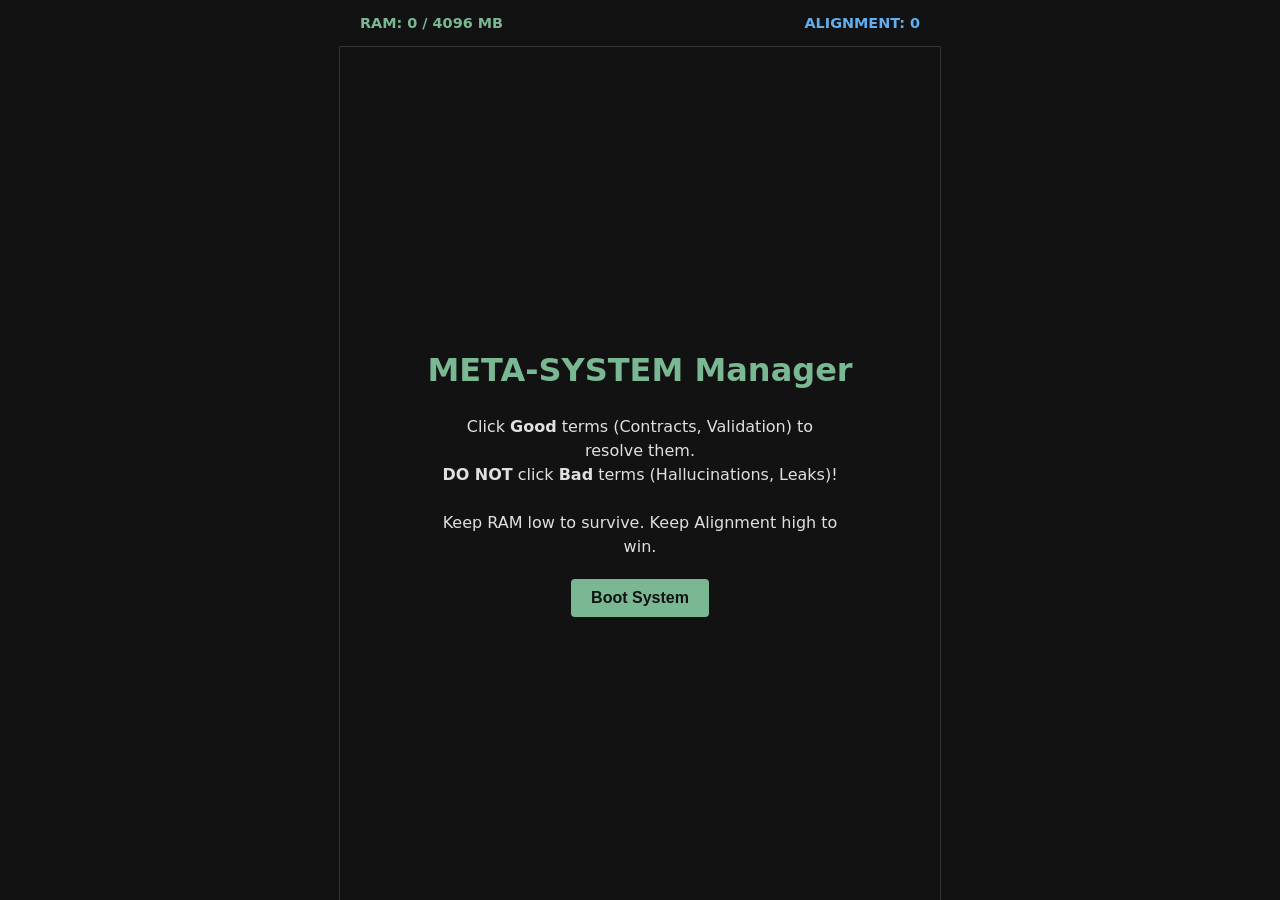
<file: game.html>
<!DOCTYPE html>
<html lang="en">
<head>
  <meta charset="UTF-8">
  <meta name="viewport" content="width=device-width, initial-scale=1.0">
  <title>Memory Manager: 4GB</title>
  <style>
    :root {
      --bg: #121212;
      --panel: #1e1e1e;
      --text: #e0e0e0;
      --accent: #7ab893;
      --danger: #ff7b72;
      --border: #333333;
    }
    body {
      margin: 0;
      background: var(--bg);
      color: var(--text);
      font-family: -apple-system, 'Segoe UI', system-ui, sans-serif;
      display: flex;
      flex-direction: column;
      align-items: center;
      height: 100vh;
      overflow: hidden;
    }
    header {
      width: 100%;
      max-width: 600px;
      display: flex;
      justify-content: space-between;
      padding: 15px 20px;
      box-sizing: border-box;
      border-bottom: 1px solid var(--border);
    }
    .stat-group { display: flex; flex-direction: column; gap: 5px; }
    .stat { font-size: 0.9rem; font-weight: bold; }
    .ram-stat { color: var(--accent); }
    .score-stat { color: #61afef; }

    #game-container {
      position: relative;
      width: 100%;
      max-width: 600px;
      flex: 1;
      border-left: 1px solid var(--border);
      border-right: 1px solid var(--border);
      overflow: hidden;
      background: #0a0a0a;
    }
    .memory-block {
      position: absolute;
      width: 90px;
      height: 32px;
      border-radius: 4px;
      display: flex;
      align-items: center;
      justify-content: center;
      font-size: 0.7rem;
      font-weight: bold;
      cursor: pointer;
      user-select: none;
      text-transform: uppercase;
      /* Removed transition so it vanishes instantly */
    }

    #overlay {
      position: absolute;
      top: 0; left: 0; right: 0; bottom: 0;
      background: rgba(18, 18, 18, 0.95);
      display: flex;
      flex-direction: column;
      align-items: center;
      justify-content: center;
      text-align: center;
      z-index: 10;
    }
    #overlay h1 { margin-bottom: 10px; color: var(--accent); }
    #overlay p { margin-bottom: 20px; color: var(--text); max-width: 400px; line-height: 1.5; }
    button {
      background: var(--accent);
      color: #121212;
      border: none;
      padding: 10px 20px;
      font-size: 1rem;
      font-weight: bold;
      border-radius: 4px;
      cursor: pointer;
    }
    button:hover { opacity: 0.9; }
    .hidden { display: none !important; }
  </style>
</head>
<body>

<header>
  <div class="stat-group">
    <div class="stat ram-stat">RAM: <span id="ram">0</span> / 4096 MB</div>
  </div>
  <div class="stat-group" style="text-align: right;">
    <div class="stat score-stat">ALIGNMENT: <span id="score">0</span></div>
  </div>
</header>

<div id="game-container">
  <div id="overlay">
    <h1>META-SYSTEM Manager</h1>
    <p>
      Click <strong>Good</strong> terms (Contracts, Validation) to resolve them.<br>
      <strong>DO NOT</strong> click <strong>Bad</strong> terms (Hallucinations, Leaks)!<br><br>
      Keep RAM low to survive. Keep Alignment high to win.
    </p>
    <button onclick="startGame()">Boot System</button>
  </div>
</div>

<script>
  let ram = 0;
  let alignment = 0;
  let isPlaying = false;
  let spawnRate = 1500; // Slower start (was 1200)
  let lastSpawn = 0;
  let blocks = [];

  const ramEl = document.getElementById('ram');
  const scoreEl = document.getElementById('score');
  const container = document.getElementById('game-container');
  const overlay = document.getElementById('overlay');

  const badTerms = ['Leak', 'Drift', 'Hallucinate', 'Truncate', 'OOM', 'Misalign'];
  const goodTerms = ['Contract', 'Validate', 'Telemetry', 'Repair', 'Archive', 'Governance'];

  const goodColors = [
    { bg: '#7ab893', text: '#121212' },
    { bg: '#61afef', text: '#121212' },
    { bg: '#c678dd', text: '#121212' },
    { bg: '#f0c674', text: '#121212' }
  ];

  function updateUI() {
    ramEl.textContent = ram;
    scoreEl.textContent = alignment;

    if (ram > 3000) ramEl.style.color = 'var(--danger)';
    else if (ram > 2000) ramEl.style.color = '#f0c674';
    else ramEl.style.color = 'var(--accent)';

    if (alignment < 0) scoreEl.style.color = 'var(--danger)';
    else scoreEl.style.color = '#61afef';
  }

  function createBlock() {
    const block = document.createElement('div');
    block.classList.add('memory-block');

    // Slightly lower chance of bad blocks at the start to help the player
    const isBad = Math.random() < 0.25;
    const speed = 1.2 + (Math.abs(alignment) / 120);

    if (isBad) {
      block.textContent = badTerms[Math.floor(Math.random() * badTerms.length)];
      block.style.backgroundColor = 'var(--danger)';
      block.style.color = '#121212';
    } else {
      block.textContent = goodTerms[Math.floor(Math.random() * goodTerms.length)];
      const colorObj = goodColors[Math.floor(Math.random() * goodColors.length)];
      block.style.backgroundColor = colorObj.bg;
      block.style.color = colorObj.text;
    }

    const startX = Math.random() * (container.clientWidth - 100);
    block.style.left = `${startX}px`;
    block.style.top = `-32px`;

    container.appendChild(block);

    blocks.push({
      el: block,
      y: -32,
      speed: speed,
      isBad: isBad,
      clicked: false
    });

    // Use pointerdown for instant click registration instead of onclick
    block.addEventListener('pointerdown', function(e) {
      e.preventDefault(); // Stop text selection or touch scrolling
      if (!isPlaying || block.clicked) return;

      const b = blocks.find(x => x.el === block);
      if (b) b.clicked = true;

      if (isBad) {
        ram += 150;
        alignment -= 10;
        block.style.backgroundColor = '#fff';
        block.textContent = 'FAIL';
        // Make bad blocks disappear immediately but show the FAIL text briefly
        block.style.pointerEvents = 'none';
        setTimeout(() => block.remove(), 200);
      } else {
        ram = Math.max(0, ram - 100);
        alignment += 5;
        block.remove(); // Vanishes instantly
      }
      updateUI();
    });
  }

  function gameOver(reason) {
    isPlaying = false;
    overlay.classList.remove('hidden');
    overlay.innerHTML = `
      <h1>${reason}</h1>
      <p>Final Alignment: <strong>${alignment}</strong></p>
      <button onclick="startGame()">Reboot</button>
    `;
  }

  let lastTime = 0;
  function gameLoop(timestamp) {
    if (!isPlaying) return;

    if (timestamp - lastSpawn > spawnRate) {
      createBlock();
      lastSpawn = timestamp;
      // Difficulty increases slowly
      if (spawnRate > 500) spawnRate -= 20;
    }

    const delta = (timestamp - lastTime) / 16;
    lastTime = timestamp;

    for (let i = blocks.length - 1; i >= 0; i--) {
      let b = blocks[i];

      // If it was clicked but hasn't faded out yet, skip movement
      if (b.clicked) {
        if (!document.body.contains(b.el)) blocks.splice(i, 1);
        continue;
      }

      b.y += b.speed * delta * (container.clientHeight / 600);
      b.el.style.top = `${b.y}px`;

      if (b.y > container.clientHeight) {
        // If a good block hits the bottom, it jams the system (RAM increases)
        if (!b.isBad) {
          ram += 200;
          updateUI();
        }
        b.el.remove();
        blocks.splice(i, 1);

        if (ram >= 4096) {
          gameOver('System Crash (OOM)');
          return;
        }

        if (alignment <= -50) {
          gameOver('Alignment Failure');
          return;
        }
      }
    }

    requestAnimationFrame(gameLoop);
  }

  function startGame() {
    document.querySelectorAll('.memory-block').forEach(el => el.remove());
    blocks = [];
    ram = 0;
    alignment = 10;
    spawnRate = 1500; // Reset to slower start
    lastSpawn = performance.now();
    lastTime = performance.now();
    isPlaying = true;
    overlay.classList.add('hidden');
    updateUI();

    requestAnimationFrame(gameLoop);
  }
</script>
</body>
</html>
</file>
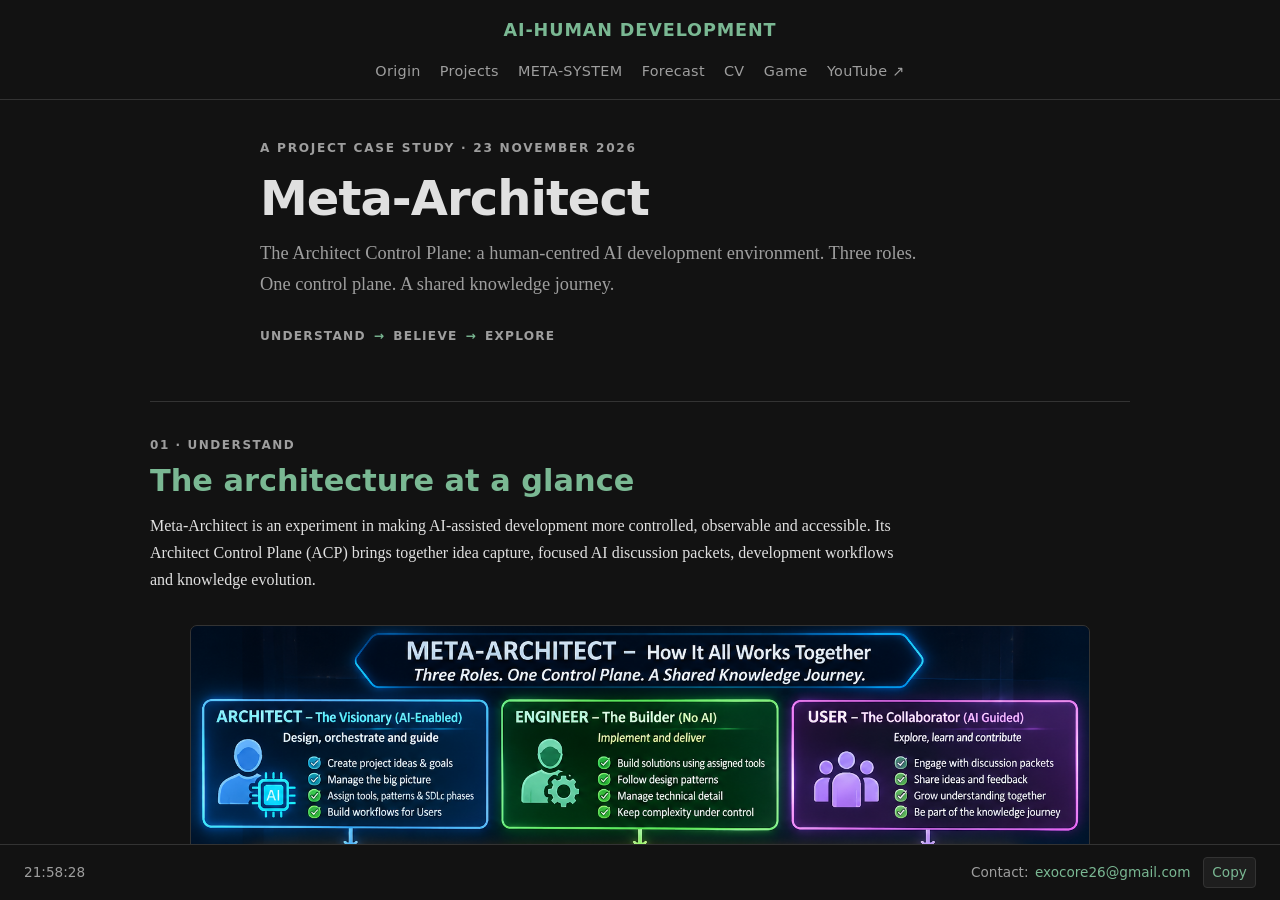
<file: meta-architect.html>
<!DOCTYPE html>
<html lang="en">
<head>
  <meta charset="UTF-8">
  <meta name="viewport" content="width=device-width, initial-scale=1.0">
  <meta name="description" content="Meta-Architect: an experimental human-centred AI development environment built around the Architect Control Plane.">
  <title>Meta-Architect — AI-Human Development</title>
  <link rel="stylesheet" href="style.css?v=3">
  <style>
    /* Case-study layout: uses the garden's existing theme and design tokens. */
    #case-study { max-width: 980px; margin: 0 auto; }
    .case-intro { max-width: 760px; margin: 0 auto 2.5rem; }
    .eyebrow {
      margin: 0 0 .65rem;
      color: var(--muted);
      font: 600 .76rem/1.4 var(--font-ui);
      letter-spacing: .14em;
      text-transform: uppercase;
    }
    .case-intro h1 { margin-bottom: .65rem; font-size: clamp(2rem, 5vw, 3rem); }
    .case-deck { max-width: 680px; color: var(--muted); font-size: 1.15rem; }
    .case-flow {
      display: flex; flex-wrap: wrap; gap: .5rem; align-items: center;
      margin: 1.7rem 0 0; color: var(--muted);
      font: 600 .76rem/1.4 var(--font-ui); letter-spacing: .1em;
    }
    .case-flow span { color: var(--accent); }
    .case-section {
      margin: 3.5rem 0;
      padding-top: 2.2rem;
      border-top: 1px solid var(--border);
    }
    .section-kicker {
      margin: 0 0 .5rem;
      color: var(--muted);
      font: 600 .75rem/1.4 var(--font-ui);
      letter-spacing: .13em;
      text-transform: uppercase;
    }
    .case-section h2 { margin-top: 0; font-size: clamp(1.45rem, 3vw, 1.9rem); }
    .case-copy { max-width: 760px; }
    .case-figure { margin: 2rem auto; }
    .case-figure img {
      display: block; width: 100%; height: auto;
      border: 1px solid var(--border); border-radius: 7px;
      background: var(--code-bg);
    }
    .case-figure figcaption {
      margin-top: .65rem; color: var(--muted);
      font: .82rem/1.5 var(--font-ui);
    }
    .infographic { max-width: 900px; }
    .screenshot { max-width: 920px; }
    .case-callout {
      margin: 1.8rem 0; padding: 1rem 1.25rem;
      border-left: 3px solid var(--accent);
      background: rgba(255,255,255,.035);
      border-radius: 0 5px 5px 0;
    }
    .case-callout p:last-child { margin-bottom: 0; }
    .role-grid, .activation-grid {
      display: grid; grid-template-columns: repeat(3, minmax(0, 1fr));
      gap: 1rem; margin: 1.5rem 0;
    }
    .role-card, .activation-card {
      padding: 1rem; border: 1px solid var(--border);
      border-radius: 6px; background: rgba(255,255,255,.02);
    }
    .role-card h3, .activation-card h3 {
      margin: 0 0 .55rem; color: var(--accent); font-size: 1rem;
    }
    .role-card p, .activation-card p { margin: 0; font-size: .94rem; }
    .role-mode {
      display: block; margin-bottom: .55rem; color: var(--muted);
      font: 600 .7rem/1.4 var(--font-ui); letter-spacing: .1em;
      text-transform: uppercase;
    }
    .keyflow {
      display: flex; flex-wrap: wrap; align-items: center; gap: .55rem;
      margin: 1.5rem 0; padding: 1rem;
      border: 1px solid var(--border); border-radius: 6px;
      background: var(--code-bg);
      font: 600 .82rem/1.5 var(--font-ui);
    }
    .keyflow b { color: var(--accent); }
    .keyflow .arrow { color: var(--muted); }
    .activation-grid { grid-template-columns: repeat(3, minmax(0, 1fr)); }
    .activation-card strong { color: var(--accent); }
    .case-end {
      margin: 3rem 0 1rem; padding: 1.5rem;
      border: 1px solid var(--border); border-radius: 7px;
      text-align: center;
    }
    .case-end p { margin: 0; }
    .case-end strong { color: var(--accent); }
    .case-back { margin-top: 2rem; font: .9rem var(--font-ui); }
    @media (max-width: 700px) {
      .role-grid, .activation-grid { grid-template-columns: 1fr; }
      .case-section { margin: 2.5rem 0; padding-top: 1.7rem; }
      .keyflow { align-items: flex-start; flex-direction: column; }
      .keyflow .arrow { display: none; }
    }
  </style>
</head>
<body>
  <header class="site-header">
    <div class="header-title">AI-Human Development</div>
    <nav aria-label="Main">
      <a href="index.html#origin">Origin</a>
      <a href="index.html#projects">Projects</a>
      <a href="index.html#meta-system">META-SYSTEM</a>
      <a href="index.html#forecast">Forecast</a>
      <a href="index.html#cv">CV</a>
      <a href="index.html#game">Game</a>
      <a href="https://www.youtube.com/@AI-HUMAN-DEV-4GB" target="_blank" rel="noopener">YouTube ↗</a>
    </nav>
  </header>

  <main id="scroll-area">
    <article id="case-study">
      <header class="case-intro">
        <p class="eyebrow">A project case study · 23 November 2026</p>
        <h1>Meta-Architect</h1>
        <p class="case-deck">The Architect Control Plane: a human-centred AI development environment. Three roles. One control plane. A shared knowledge journey.</p>
        <div class="case-flow" aria-label="Case study sequence">
          UNDERSTAND <span>→</span> BELIEVE <span>→</span> EXPLORE
        </div>
      </header>

      <section class="case-section" id="understand">
        <p class="section-kicker">01 · Understand</p>
        <h2>The architecture at a glance</h2>
        <div class="case-copy">
          <p>Meta-Architect is an experiment in making AI-assisted development more controlled, observable and accessible. Its Architect Control Plane (ACP) brings together idea capture, focused AI discussion packets, development workflows and knowledge evolution.</p>
        </div>
        <figure class="case-figure infographic">
          <img src="ACP_infographic..png" alt="Conceptual infographic showing the Meta-Architect Architect Control Plane and its roles and processes" loading="lazy">
          <figcaption>The conceptual overview: the intended relationships and flows within the Architect Control Plane.</figcaption>
        </figure>
        <div class="case-copy">
          <h3>Three roles, deliberately separated</h3>
          <div class="role-grid">
            <div class="role-card">
              <span class="role-mode">AI enabled</span>
              <h3>Architect</h3>
              <p>Authors the environment, creates tooling, establishes contracts and governance, and handles AI complexity.</p>
            </div>
            <div class="role-card">
              <span class="role-mode">No AI exposure</span>
              <h3>Engineer</h3>
              <p>Uses prepared tools to manage projects, apply patterns and assemble workflows without managing prompts or AI behaviour.</p>
            </div>
            <div class="role-card">
              <span class="role-mode">AI guided</span>
              <h3>User</h3>
              <p>Works through structured discussion packets and guided workflows, contributing intent and feedback without carrying the machinery.</p>
            </div>
          </div>
          <div class="case-callout">
            <p><strong>Management responsibility does not require AI exposure.</strong> The gradient of AI-complexity exposure is a deliberate architectural boundary: complexity is concentrated upstream rather than leaking into the downstream roles.</p>
          </div>
          <h3>The governing principle</h3>
          <p><strong>FaSaP — Functional as Simply as Possible.</strong> The goal is the smallest system that delivers the required functionality reliably: no unnecessary infrastructure, abstraction or engineering for its own sake. The 4GB Dell and freemium constraints are part of the design challenge, not incidental footnotes.</p>
        </div>
      </section>

      <section class="case-section" id="believe">
        <p class="section-kicker">02 · Believe</p>
        <h2>From conceptual model to working control plane</h2>
        <div class="case-copy">
          <p>The architecture is shaped by practical experience with AI failure modes: topic drift, hallucination, truncation and loss of alignment with the intended objective. Meta-Architect does not claim these problems have disappeared. It applies focused sessions, contract-driven packets, role boundaries and governance to contain and manage them.</p>
          <p>Its keyflow connects individual ideas and discussions to a wider body of work:</p>
          <div class="keyflow" aria-label="Knowledge evolution keyflow">
            <b>SPARK CAPTURE</b><span class="arrow">→</span>
            <b>AI-HITL PACKET GENERATION</b><span class="arrow">→</span>
            <b>PHASE-CONTROLLED EVOLUTION</b><span class="arrow">→</span>
            <b>DYNAMIC KNOWLEDGE EVOLUTION</b>
          </div>
          <p>The intention is to avoid disconnected chat threads and repeatedly reconstructed context. Discussions have a purpose, boundaries and a relationship to the wider work. Telemetry is beginning to preserve an evidence trail of activity and development history.</p>
          <div class="case-callout">
            <p>“I'm no longer just using AI to develop a system. I'm using the system to organise how I use AI to develop the system.”</p>
          </div>
        </div>
        <figure class="case-figure screenshot">
          <img src="ACP_screenshot.png" alt="Screenshot of the Meta-Architect Architect Control Plane running in its working environment" loading="lazy">
          <figcaption>The running control plane. This screenshot evidences the working environment; the infographic above remains the conceptual overview. Individual flows and capabilities continue to evolve.</figcaption>
        </figure>
        <div class="case-copy">
          <p>Telemetry has a second purpose beyond operational visibility: it is the early material for a self-describing development history. The longer-term aim is to weave that history into a reconstruction of how the system came into being, potentially including retrospective documentation and build-story videos. The system is beginning to record the evidence from which its own evolution can be told.</p>
        </div>
      </section>

      <section class="case-section" id="explore">
        <p class="section-kicker">03 · Explore</p>
        <h2>Activation — from intent to genesis</h2>
        <div class="case-copy">
          <p>Activation is a lightweight assignment engine that turns an intention into a structured, traceable starting point for work. It creates assignments for any of the three roles and gives each new piece of work a destination, an initial artefact and a recorded origin.</p>
          <h3>Three dimensions shape an assignment</h3>
          <div class="activation-grid">
            <div class="activation-card">
              <h3>Assignment form</h3>
              <p><strong>Tool · Interface · Process · Data</strong><br>The kind of thing being created.</p>
            </div>
            <div class="activation-card">
              <h3>Shaping function</h3>
              <p><strong>Builder · Packager · Admin · Dispatch</strong><br>The function shaping the assignment.</p>
            </div>
            <div class="activation-card">
              <h3>Role &amp; workspace</h3>
              <p><strong>Architect · Engineer · User</strong><br>Who owns the work and where it belongs.</p>
            </div>
          </div>
          <p>These dimensions form a configurable assignment tuple in a dynamic data structure. Activation loads the selected role's existing directory structure, allows an existing destination or a new one, and creates a placeholder artefact. Current placeholder formats are HTML, JSON, Markdown and Python; these are deliberately simple starting points, not a claim of fully dynamic generation.</p>
          <h3>Every creation gets a beginning</h3>
          <p>A Genesis record captures the origin and intended purpose. The resulting file is ready to evolve: an HTML file can display its own creation record, while JSON can provide structured input for subsequent worker processes. Each creation is also written to the relevant role's evolution telemetry, preserving what was created, where, why and for whom.</p>
          <div class="case-callout">
            <p>The administration process takes less than a minute. Activation moves the control plane from thinking about work to establishing work — with identity, purpose and provenance from the outset.</p>
          </div>
        </div>
        <figure class="case-figure screenshot">
          <img src="activation_screenshot.png" alt="Screenshot showing the Activation assignment process working in the Meta-Architect environment" loading="lazy">
          <figcaption>Activation in operation: an example of intent being turned into a role-scoped, traceable assignment.</figcaption>
        </figure>
      </section>

      <section class="case-section" id="next">
        <p class="section-kicker">04 · Where next?</p>
        <h2>Two directions for the next evolution</h2>
        <div class="case-copy">
          <h3>From knowledge copies to a shared second brain</h3>
          <p>Today, discussions receive an isolated working copy of the Knowledge Base. Changes are developed there, pass through a human review gate, and the working copy is purged once resolved. This provides control, but introduces duplication.</p>
          <p>The intended direction is a single shared Knowledge Base that can serve multiple discussions, with immutable established sections, abstracted changeable sections and lifecycle-based appendable sets. Longer term, this could mature into a shared second brain with distinct long-term knowledge, active working knowledge and project tracking. This is a design direction, not a capability claimed as implemented today.</p>
          <h3>Role injection — from reusable pattern to working interface</h3>
          <p>The next major capability is to inject tools, phases and workflows into the interface of the role that needs them: Architect-created tools become available to the Engineer; Engineer-composed workflows become available to the User. The intended experience is a simple, clickable process in the receiving role's interface, without exposing the machinery behind it.</p>
          <p><strong>One pattern. Many uses.</strong> Reuse, role boundaries and minimal configuration are another application of FaSaP.</p>
        </div>
      </section>

      <div class="case-end">
        <p>Meta-Architect is an ongoing experiment in human-directed, AI-assisted development.</p>
        <p><strong>Built to help build better.</strong></p>
      </div>
      <p class="case-back"><a href="index.html#projects">← Back to the Digital Garden projects</a></p>
    </article>
  </main>

  <footer class="site-footer">
    <div class="footer-left"><span id="clock">00:00:00</span></div>
    <div class="footer-right">
      <span>Contact:</span>
      <a href="mailto:exocore26@gmail.com" id="email-link">exocore26@gmail.com</a>
      <button type="button" id="copy-btn">Copy</button>
    </div>
  </footer>
  <script>
    (function () {
      const clock = document.getElementById('clock');
      function tick() {
        clock.textContent = new Date().toLocaleTimeString([], { hour12: false });
      }
      tick();
      setInterval(tick, 1000);

      const copyBtn = document.getElementById('copy-btn');
      const email = document.getElementById('email-link').textContent.trim();
      copyBtn.addEventListener('click', function () {
        function done(label) {
          copyBtn.textContent = label;
          setTimeout(function () { copyBtn.textContent = 'Copy'; }, 2000);
        }
        if (!navigator.clipboard) { done('Not supported'); return; }
        navigator.clipboard.writeText(email).then(
          function () { done('Copied!'); },
          function () { done('Failed'); }
        );
      });
    })();
  </script>
</body>
</html>
</file>
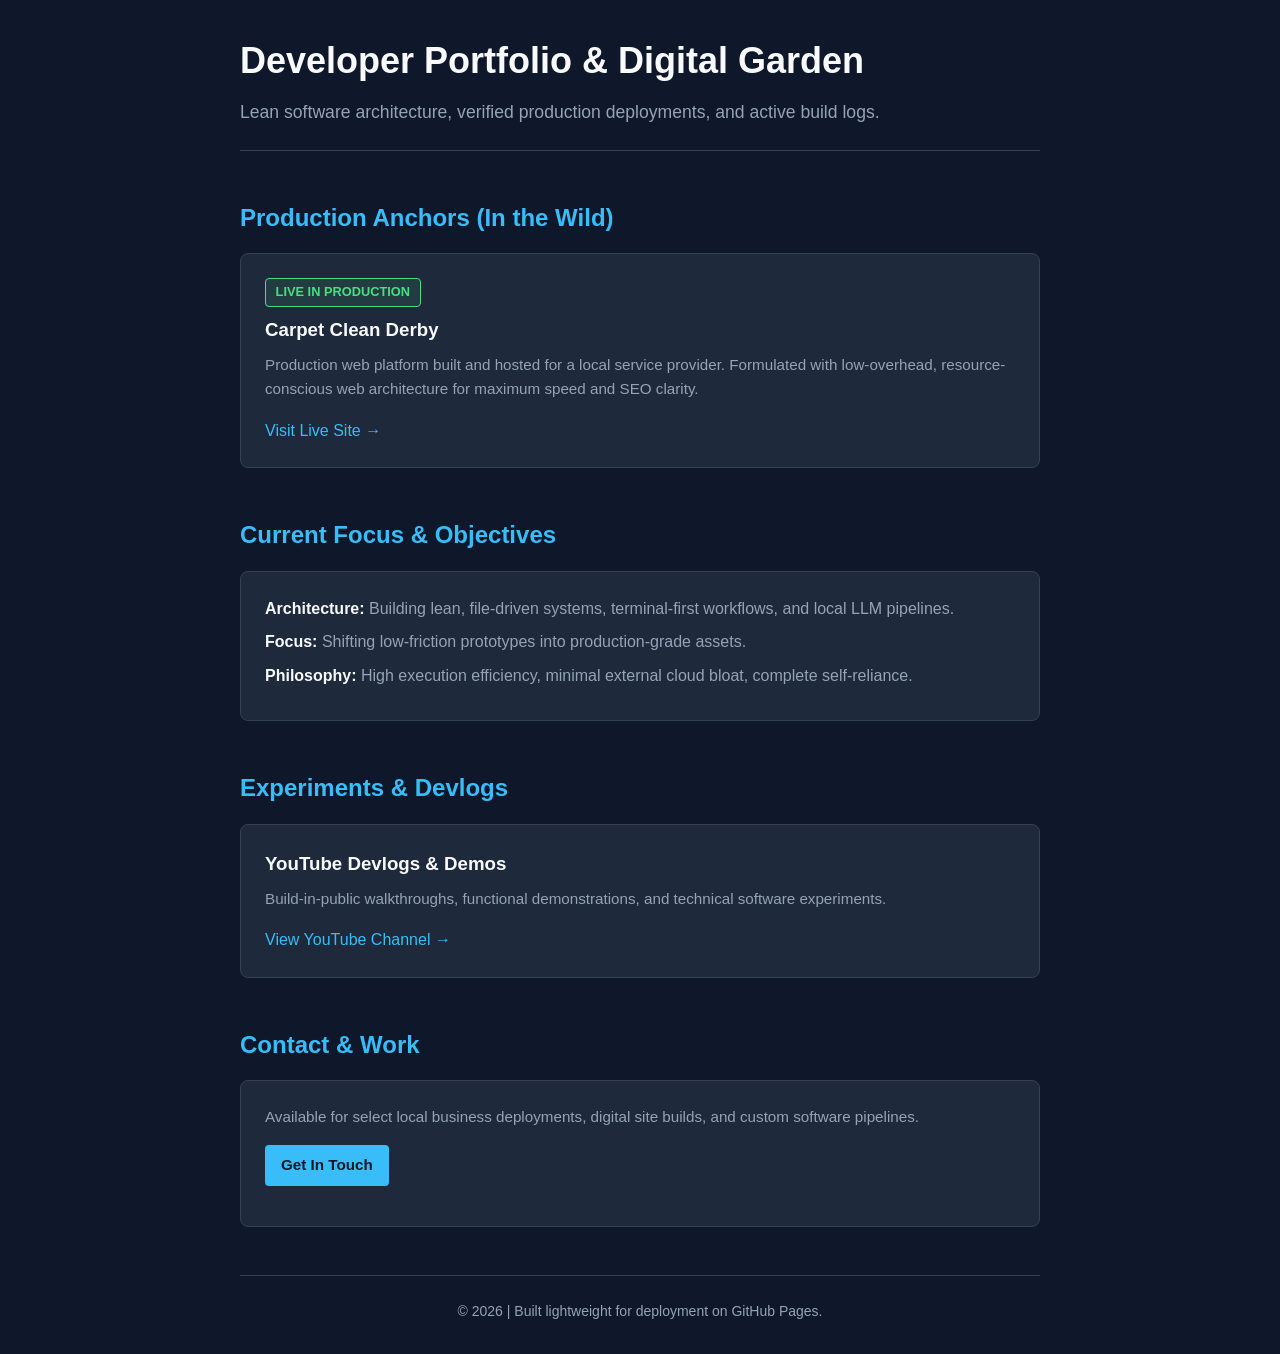
<file: portfolio.html>
<!DOCTYPE html>
<html lang="en">
<head>
    <meta charset="UTF-8">
    <meta name="viewport" content="width=device-width, initial-scale=1.0">
    <title>Developer Portfolio & Digital Garden</title>
    <style>
        :root {
            --bg-color: #0f172a;
            --card-bg: #1e293b;
            --text-color: #f8fafc;
            --text-muted: #94a3b8;
            --accent: #38bdf8;
            --accent-green: #4ade80;
            --border: #334155;
        }

        * { box-sizing: border-box; margin: 0; padding: 0; }

        body {
            font-family: -apple-system, BlinkMacSystemFont, "Segoe UI", Roboto, Helvetica, Arial, sans-serif;
            background-color: var(--bg-color);
            color: var(--text-color);
            line-height: 1.6;
            padding: 2rem 1rem;
        }

        .container {
            max-width: 800px;
            margin: 0 auto;
        }

        header {
            margin-bottom: 3rem;
            border-bottom: 1px solid var(--border);
            padding-bottom: 1.5rem;
        }

        h1 { font-size: 2.25rem; color: var(--text-color); margin-bottom: 0.5rem; }
        .subtitle { color: var(--text-muted); font-size: 1.1rem; }

        section { margin-bottom: 3rem; }
        
        h2 {
            font-size: 1.5rem;
            color: var(--accent);
            margin-bottom: 1rem;
            display: flex;
            align-items: center;
            gap: 0.5rem;
        }

        .grid {
            display: grid;
            grid-template-columns: 1fr;
            gap: 1.5rem;
        }

        .card {
            background-color: var(--card-bg);
            border: 1px solid var(--border);
            border-radius: 8px;
            padding: 1.5rem;
        }

        .badge-live {
            display: inline-block;
            background: rgba(74, 222, 128, 0.1);
            color: var(--accent-green);
            font-size: 0.8rem;
            font-weight: bold;
            padding: 0.2rem 0.6rem;
            border-radius: 4px;
            border: 1px solid var(--accent-green);
            margin-bottom: 0.5rem;
        }

        .card h3 { margin-bottom: 0.5rem; }
        .card p { color: var(--text-muted); font-size: 0.95rem; margin-bottom: 1rem; }

        ul { list-style-type: none; }
        li { margin-bottom: 0.5rem; color: var(--text-muted); }
        li strong { color: var(--text-color); }

        a { color: var(--accent); text-decoration: none; }
        a:hover { text-decoration: underline; }

        .btn {
            display: inline-block;
            background: var(--accent);
            color: var(--bg-color);
            font-weight: bold;
            padding: 0.5rem 1rem;
            border-radius: 4px;
        }

        footer {
            border-top: 1px solid var(--border);
            padding-top: 1.5rem;
            color: var(--text-muted);
            font-size: 0.875rem;
            text-align: center;
        }
    </style>
</head>
<body>

    <div class="container">
        <header>
            <h1>Developer Portfolio & Digital Garden</h1>
            <p class="subtitle">Lean software architecture, verified production deployments, and active build logs.</p>
        </header>

        <!-- 1. Production Anchors -->
        <section id="production">
            <h2>Production Anchors (In the Wild)</h2>
            <div class="grid">
                <div class="card">
                    <span class="badge-live">LIVE IN PRODUCTION</span>
                    <h3>Carpet Clean Derby</h3>
                    <p>Production web platform built and hosted for a local service provider. Formulated with low-overhead, resource-conscious web architecture for maximum speed and SEO clarity.</p>
                    <a href="https://carpetcleanderby.co.uk" target="_blank" rel="noopener">Visit Live Site →</a>
                </div>
            </div>
        </section>

        <!-- 2. Current Objectives & Systems -->
        <section id="objectives">
            <h2>Current Focus & Objectives</h2>
            <div class="card">
                <ul>
                    <li><strong>Architecture:</strong> Building lean, file-driven systems, terminal-first workflows, and local LLM pipelines.</li>
                    <li><strong>Focus:</strong> Shifting low-friction prototypes into production-grade assets.</li>
                    <li><strong>Philosophy:</strong> High execution efficiency, minimal external cloud bloat, complete self-reliance.</li>
                </ul>
            </div>
        </section>

        <!-- 3. Experiments & Media -->
        <section id="experiments">
            <h2>Experiments & Devlogs</h2>
            <div class="grid">
                <div class="card">
                    <h3>YouTube Devlogs & Demos</h3>
                    <p>Build-in-public walkthroughs, functional demonstrations, and technical software experiments.</p>
                    <a href="https://youtube.com" target="_blank" rel="noopener">View YouTube Channel →</a>
                </div>
            </div>
        </section>

        <!-- 4. Direct Contact -->
        <section id="contact">
            <h2>Contact & Work</h2>
            <div class="card">
                <p>Available for select local business deployments, digital site builds, and custom software pipelines.</p>
                <p style="margin-top: 0.5rem;"><a href="mailto:your-email@domain.com" class="btn">Get In Touch</a></p>
            </div>
        </section>

        <footer>
            <p>© 2026 | Built lightweight for deployment on GitHub Pages.</p>
        </footer>
    </div>

</body>
</html>
</file>
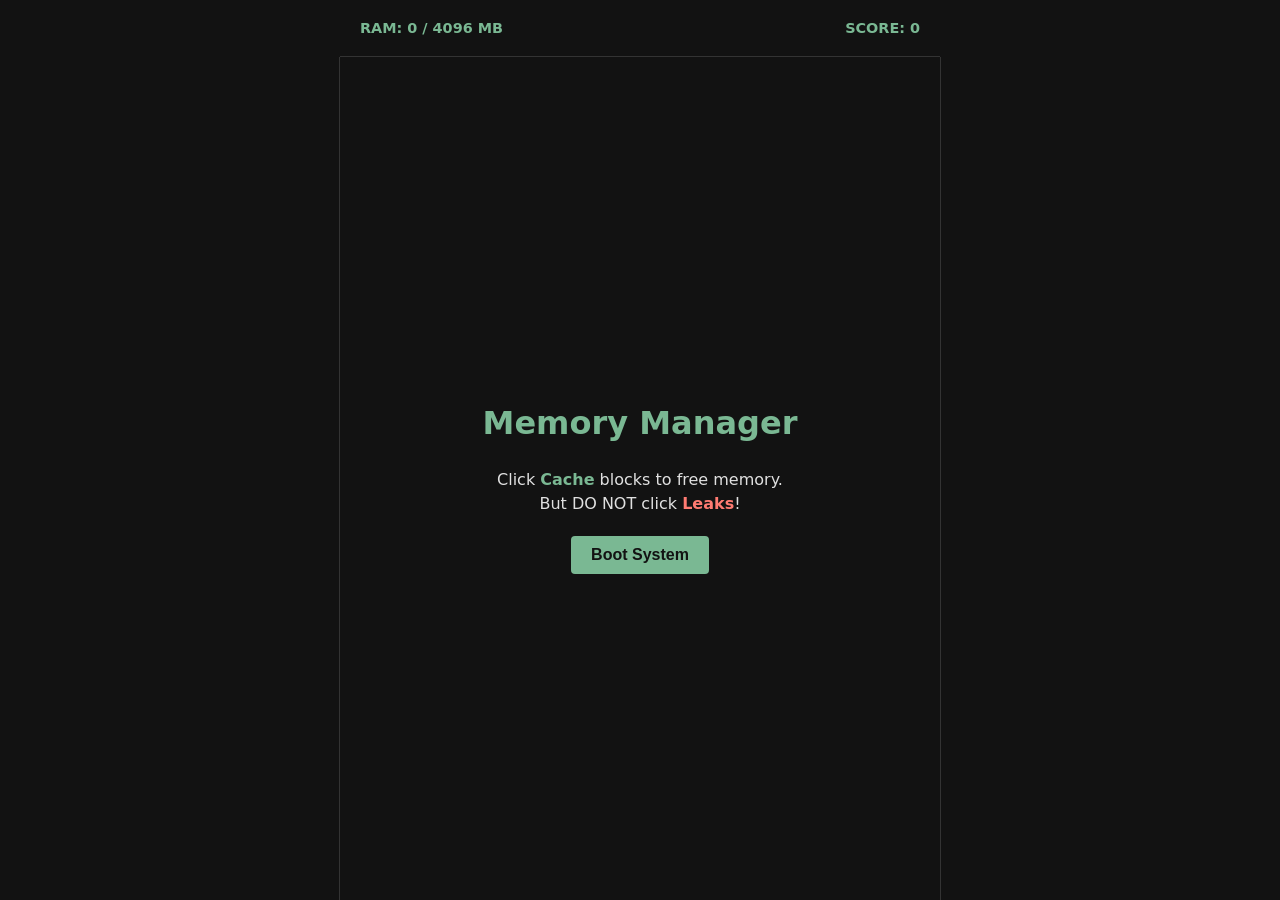
<file: backup/deepseek.html>
<!DOCTYPE html>
<html lang="en">
<head>
  <meta charset="UTF-8">
  <meta name="viewport" content="width=device-width, initial-scale=1.0">
  <title>Memory Manager: 4GB</title>
  <style>
    :root {
      --bg: #121212;
      --panel: #1e1e1e;
      --text: #e0e0e0;
      --accent: #7ab893;
      --danger: #ff7b72;
      --border: #333333;
    }
    body {
      margin: 0;
      background: var(--bg);
      color: var(--text);
      font-family: -apple-system, 'Segoe UI', system-ui, sans-serif;
      display: flex;
      flex-direction: column;
      align-items: center;
      height: 100vh;
      overflow: hidden;
    }
    header {
      width: 100%;
      max-width: 600px;
      display: flex;
      justify-content: space-between;
      padding: 20px;
      box-sizing: border-box;
      border-bottom: 1px solid var(--border);
    }
    .stat { font-size: 0.9rem; color: var(--accent); font-weight: bold; }
    #game-container {
      position: relative;
      width: 100%;
      max-width: 600px;
      flex: 1;
      border-left: 1px solid var(--border);
      border-right: 1px solid var(--border);
      overflow: hidden;
      background: #0a0a0a;
    }
    .memory-block {
      position: absolute;
      width: 60px;
      height: 30px;
      border-radius: 4px;
      display: flex;
      align-items: center;
      justify-content: center;
      font-size: 0.75rem;
      font-weight: bold;
      cursor: pointer;
      user-select: none;
      transition: transform 0.1s;
    }
    .memory-block:active { transform: scale(0.9); }
    .block-cache { background: var(--accent); color: #121212; }
    .block-leak { background: var(--danger); color: #121212; }
    
    #overlay {
      position: absolute;
      top: 0; left: 0; right: 0; bottom: 0;
      background: rgba(18, 18, 18, 0.95);
      display: flex;
      flex-direction: column;
      align-items: center;
      justify-content: center;
      text-align: center;
      z-index: 10;
    }
    #overlay h1 { margin-bottom: 10px; color: var(--accent); }
    #overlay p { margin-bottom: 20px; color: var(--text); max-width: 400px; line-height: 1.5; }
    button {
      background: var(--accent);
      color: #121212;
      border: none;
      padding: 10px 20px;
      font-size: 1rem;
      font-weight: bold;
      border-radius: 4px;
      cursor: pointer;
    }
    button:hover { opacity: 0.9; }
    .hidden { display: none !important; }
  </style>
</head>
<body>

<header>
  <div class="stat">RAM: <span id="ram">0</span> / 4096 MB</div>
  <div class="stat">SCORE: <span id="score">0</span></div>
</header>

<div id="game-container">
  <div id="overlay">
    <h1>Memory Manager</h1>
    <p>Click <span style="color: var(--accent); font-weight: bold;">Cache</span> blocks to free memory.<br>But DO NOT click <span style="color: var(--danger); font-weight: bold;">Leaks</span>!</p>
    <button onclick="startGame()">Boot System</button>
  </div>
</div>

<script>
  let ram = 0;
  let score = 0;
  let isPlaying = false;
  let spawnRate = 1200; // milliseconds
  let lastSpawn = 0;
  let blocks = [];
  
  const ramEl = document.getElementById('ram');
  const scoreEl = document.getElementById('score');
  const container = document.getElementById('game-container');
  const overlay = document.getElementById('overlay');

  function updateUI() {
    ramEl.textContent = ram;
    scoreEl.textContent = score;
    if (ram > 3000) ramEl.style.color = 'var(--danger)';
    else if (ram > 2000) ramEl.style.color = '#f0c674';
    else ramEl.style.color = 'var(--accent)';
  }

  function createBlock() {
    const block = document.createElement('div');
    block.classList.add('memory-block');
    
    // 25% chance to be a leak
    const isLeak = Math.random() < 0.25;
    const speed = 1.5 + (score / 100); // Gets faster with score
    
    if (isLeak) {
      block.classList.add('block-leak');
      block.textContent = 'Leak';
    } else {
      block.classList.add('block-cache');
      block.textContent = 'Cache';
    }

    const startX = Math.random() * (container.clientWidth - 70);
    block.style.left = `${startX}px`;
    block.style.top = `-30px`;
    
    container.appendChild(block);

    // Block object to track state
    blocks.push({
      el: block,
      y: -30,
      speed: speed,
      isLeak: isLeak,
      clicked: false
    });

    block.onclick = function() {
      if (!isPlaying || block.clicked) return;
      
      // Find this block in our array
      const b = blocks.find(x => x.el === block);
      if (b) b.clicked = true;

      if (isLeak) {
        ram += 150; // Penalty
        score = Math.max(0, score - 10);
        block.style.background = '#fff';
        block.textContent = 'OOM';
        setTimeout(() => block.remove(), 200); // Small delay so they see it
      } else {
        ram = Math.max(0, ram - 100); 
        score += 10;
        block.remove();
      }
      updateUI();
    };
  }

  function gameOver() {
    isPlaying = false;
    overlay.classList.remove('hidden');
    overlay.innerHTML = `
      <h1>System Crash</h1>
      <p>Out of Memory. You managed a score of ${score}.</p>
      <button onclick="startGame()">Reboot</button>
    `;
  }

  let lastTime = 0;
  function gameLoop(timestamp) {
    if (!isPlaying) return;

    // Spawn logic
    if (timestamp - lastSpawn > spawnRate) {
      createBlock();
      lastSpawn = timestamp;
      // Increase difficulty over time
      if (spawnRate > 400) spawnRate -= 30; 
    }

    // Movement logic
    const delta = (timestamp - lastTime) / 16; // Normalize to ~60fps
    lastTime = timestamp;

    for (let i = blocks.length - 1; i >= 0; i--) {
      let b = blocks[i];
      if (b.clicked) {
        // If clicked, remove from tracking after the visual delay
        if (!document.body.contains(b.el)) blocks.splice(i, 1);
        continue; 
      }

      b.y += b.speed * delta;
      b.el.style.top = `${b.y}px`;

      // If it hits the bottom
      if (b.y > container.clientHeight) {
        if (!b.isLeak) {
          ram += 200; // Cache overflow
          updateUI();
        }
        b.el.remove();
        blocks.splice(i, 1);
        
        if (ram >= 4096) {
          gameOver();
          return;
        }
      }
    }
    
    requestAnimationFrame(gameLoop);
  }

  function startGame() {
    document.querySelectorAll('.memory-block').forEach(el => el.remove());
    blocks = [];
    ram = 0;
    score = 0;
    spawnRate = 1200;
    lastSpawn = performance.now();
    lastTime = performance.now();
    isPlaying = true;
    overlay.classList.add('hidden');
    updateUI();
    
    requestAnimationFrame(gameLoop);
  }
</script>
</body>
</html>
</file>
<file: style.css>
:root {
  --bg:        #121212;
  --text:      #e0e0e0;
  --muted:     #9e9e9e;
  --accent:    #7ab893;
  --border:    #333333;
  --code-bg:   #1e1e1e;
  --error:     #ff7b72;
  --inline-code: #f0c674;

  --font-body: Georgia, 'Iowan Old Style', 'Palatino Linotype', serif;
  --font-ui:   -apple-system, 'Segoe UI', system-ui, sans-serif;
  --font-mono: 'SF Mono', Menlo, Consolas, monospace;
}

*, *::before, *::after { box-sizing: border-box; }

/* ===============================================================
   App layout
   The page itself never scrolls. Header and footer take their natural
   height; <main> gets the leftover space and scrolls inside it.
   minmax(0, 1fr) + min-height: 0 are what let <main> shrink instead of
   growing to fit a long note.
   =============================================================== */
html, body {
  height: 100%;
  margin: 0;
  padding: 0;
  overflow: hidden;
}

body {
  height: 100vh;   /* fallback */
  height: 100dvh;  /* accounts for phone address bars */
  display: grid;
  grid-template-rows: auto minmax(0, 1fr) auto;
  font-family: var(--font-body);
  background: var(--bg);
  color: var(--text);
  line-height: 1.7;
}

/* --- Header --- */
.site-header {
  display: flex;
  flex-direction: column;
  align-items: center;
  padding: 1rem 1.5rem 0.5rem;
  background: var(--bg);
  border-bottom: 1px solid var(--border);
}

.header-title {
  margin-bottom: 0.8rem;
  font-family: var(--font-ui);
  font-size: 1.1rem;
  font-weight: bold;
  letter-spacing: 0.05em;
  text-transform: uppercase;
  color: var(--accent);
}

nav {
  display: flex;
  flex-wrap: wrap;
  justify-content: center;
  gap: 0.4rem 1.2rem;
  padding-bottom: 0.5rem;
  font-family: var(--font-ui);
  font-size: 0.9rem;
}

nav a {
  color: var(--muted);
  text-decoration: none;
  letter-spacing: 0.02em;
  transition: color 0.2s;
}

nav a:hover { color: var(--accent); }

/* Current page */
nav a.active {
  color: var(--accent);
  text-decoration: underline;
  text-underline-offset: 6px;
}

/* --- Scrolling area --- */
main {
  min-height: 0;
  overflow-y: auto;
  padding: 2.5rem 1.5rem;
}

#content {
  max-width: 760px;
  margin: 0 auto;
}

/* --- Footer --- */
.site-footer {
  display: flex;
  flex-wrap: wrap;
  justify-content: space-between;
  align-items: center;
  gap: 0.5rem 1rem;
  padding: 0.75rem 1.5rem;
  background: var(--bg);
  border-top: 1px solid var(--border);
  font-family: var(--font-ui);
  font-size: 0.85rem;
  color: var(--muted);
}

.footer-right {
  display: flex;
  align-items: center;
  gap: 0.4rem;
}

.footer-right a {
  color: var(--accent);
  text-decoration: none;
}

#copy-btn {
  margin-left: 0.4rem;
  padding: 0.2em 0.6em;
  background: var(--code-bg);
  color: var(--accent);
  border: 1px solid var(--border);
  border-radius: 4px;
  font: inherit;
  cursor: pointer;
  transition: background 0.2s;
}

#copy-btn:hover { background: var(--border); }

/* Keyboard focus */
a:focus-visible,
button:focus-visible {
  outline: 2px solid var(--accent);
  outline-offset: 3px;
  border-radius: 2px;
}

/* ===============================================================
   Markdown content
   =============================================================== */
h1, h2, h3 {
  font-family: var(--font-ui);
  line-height: 1.25;
  color: var(--text);
}
h1 { margin: 0 0 1.5rem; font-size: 2rem; letter-spacing: -0.02em; }
h2 { margin: 2.5rem 0 0.75rem; font-size: 1.35rem; color: var(--accent); }
h3 { margin: 1.75rem 0 0.5rem; font-size: 1.05rem; }

p { margin: 0 0 1.1rem; }

a { color: var(--accent); text-decoration: underline; text-underline-offset: 2px; }
a:hover { text-decoration-thickness: 2px; }

hr { margin: 2.5rem 0; border: none; border-top: 1px solid var(--border); }

blockquote {
  margin: 1.5rem 0;
  padding: 0.5rem 0 0.5rem 1.2rem;
  border-left: 3px solid var(--accent);
  border-radius: 0 4px 4px 0;
  background: rgba(255, 255, 255, 0.03);
  color: var(--muted);
  font-style: italic;
}

code {
  padding: 0.12em 0.35em;
  background: var(--code-bg);
  border-radius: 3px;
  font-family: var(--font-mono);
  font-size: 0.87em;
  color: var(--inline-code);
}

pre {
  padding: 1rem 1.2rem;
  overflow-x: auto;
  background: var(--code-bg);
  border: 1px solid var(--border);
  border-radius: 5px;
  font-size: 0.85rem;
  line-height: 1.5;
}

pre code { padding: 0; background: none; font-size: 1em; color: var(--text); }

img { max-width: 100%; height: auto; }

/* Wide tables scroll sideways instead of breaking the layout on phones */
table {
  display: block;
  width: 100%;
  max-width: 100%;
  overflow-x: auto;
  margin: 1.5rem 0;
  border-collapse: collapse;
  font-family: var(--font-ui);
  font-size: 0.92rem;
}

th, td { padding: 0.55rem 0.75rem; text-align: left; border-bottom: 1px solid var(--border); }
th { font-size: 0.85rem; font-weight: 600; letter-spacing: 0.04em; text-transform: uppercase; color: var(--muted); }

ul, ol { margin: 0 0 1.1rem; padding-left: 1.4rem; }
li { margin-bottom: 0.4rem; }

.loading, .error { color: var(--muted); font-style: italic; }
.error { color: var(--error); }

/* --- Small screens --- */
@media (max-width: 600px) {
  main { padding: 1.5rem 1rem; }
  h1 { font-size: 1.6rem; }
}
</file>
